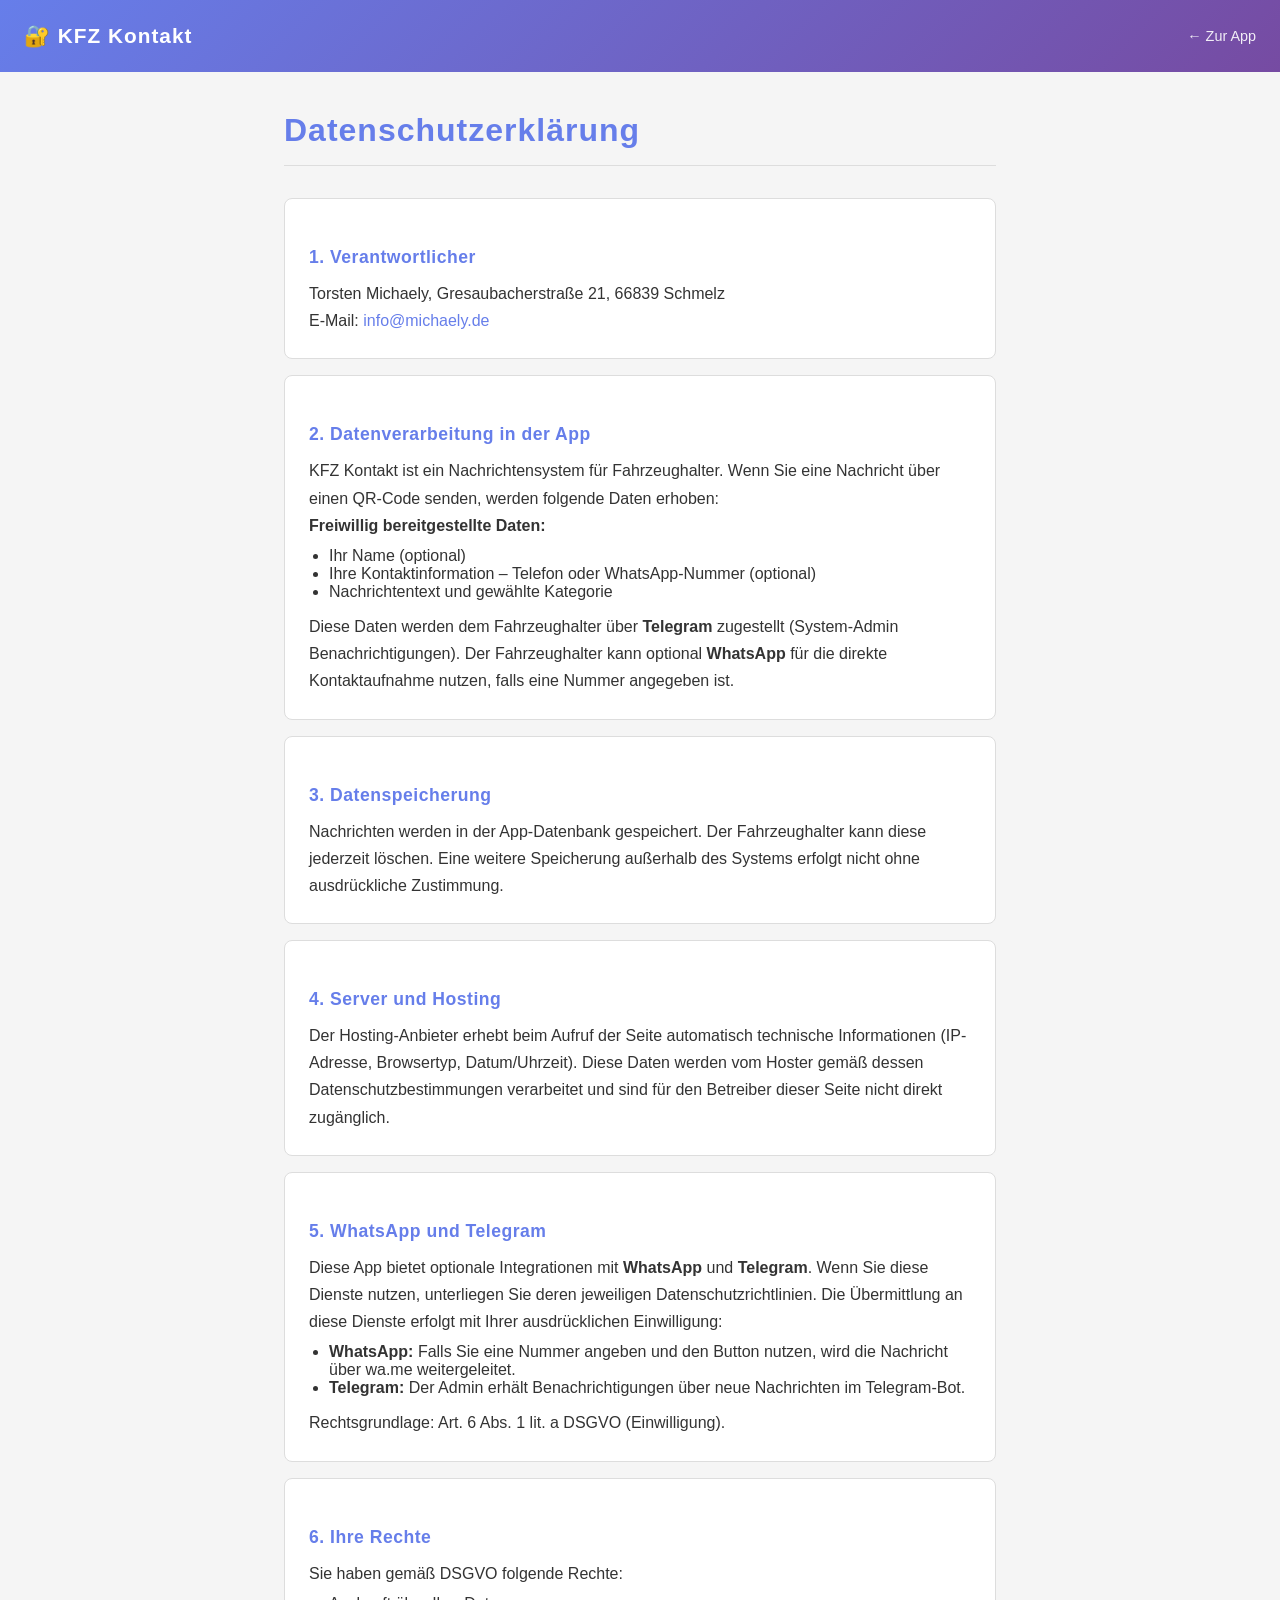
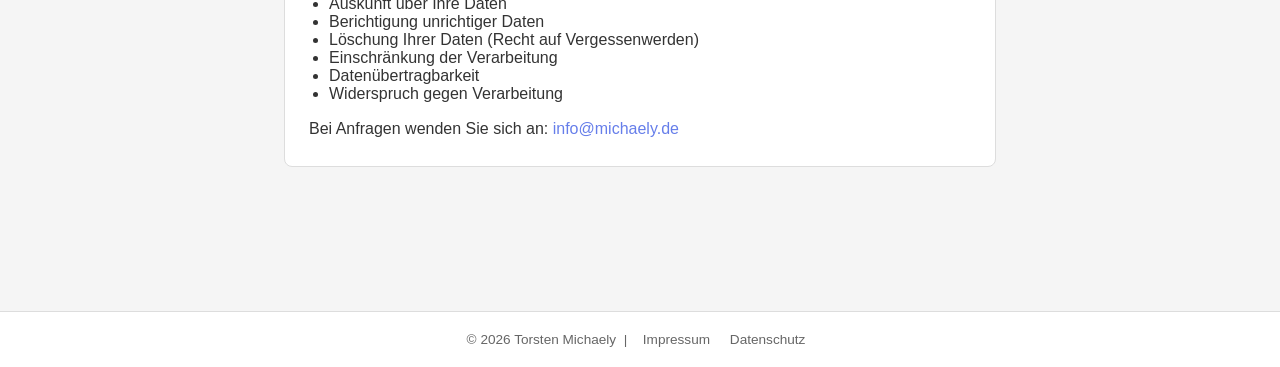
<file: frontend/datenschutz.html>
<!-- © 2026 Torsten Michaely - KFZ Kontakt - Mit WhatsApp-Integration für flexible Kontaktmöglichkeiten - Alle Rechte vorbehalten -->
<!DOCTYPE html>
<html lang="de">
<head>
<meta charset="UTF-8">
<meta name="viewport" content="width=device-width, initial-scale=1.0">
<meta name="copyright" content="© 2026 Torsten Michaely – Alle Rechte vorbehalten.">
<meta name="author" content="Torsten Michaely">
<title>Datenschutzerklärung - KFZ Kontakt</title>
<style>
  :root { --primary:#667eea;--secondary:#764ba2;--bg:#f5f5f5;--panel:#ffffff;--border:#ddd;--accent:#667eea;--text:#333;--muted:#666; }
  *{box-sizing:border-box;margin:0;padding:0}
  body{background:var(--bg);color:var(--text);font-family:-apple-system,BlinkMacSystemFont,'Segoe UI',Roboto,Oxygen,Ubuntu,Cantarell,sans-serif;min-height:100vh}
  header{background:linear-gradient(135deg,var(--primary) 0%,var(--secondary) 100%);padding:24px;display:flex;align-items:center;gap:16px;color:white}
  .logo{font-size:1.3rem;font-weight:700;letter-spacing:1px}
  header a{color:white;text-decoration:none;font-size:0.9rem;margin-left:auto;opacity:0.9}
  header a:hover{opacity:1;text-decoration:underline}
  main{max-width:760px;margin:40px auto;padding:0 24px 64px}
  h1{font-size:2rem;font-weight:700;color:var(--primary);letter-spacing:1px;margin-bottom:32px;border-bottom:1px solid var(--border);padding-bottom:16px}
  h2{font-size:1.1rem;font-weight:700;color:var(--primary);letter-spacing:0.5px;margin:24px 0 12px}
  p{font-size:1rem;line-height:1.7;color:var(--text)}
  a{color:var(--primary);text-decoration:none}
  a:hover{text-decoration:underline}
  .card{background:var(--panel);border:1px solid var(--border);border-radius:8px;padding:24px;margin-bottom:16px}
  footer{margin-top:64px;border-top:1px solid var(--border);background:var(--panel);padding:20px 24px;text-align:center;font-size:0.85rem;color:var(--muted)}
  footer a{color:var(--muted);text-decoration:none;margin:0 8px}
  footer a:hover{color:var(--primary)}
</style>
</head>
<body>
<header>
  <span class="logo">🔐 KFZ Kontakt</span>
  <a id="backLink" href="/dashboard/" style="cursor: pointer;">&larr; Zur App</a>
  <script>
    // Speichere URL wenn man FROM Dashboard kommt
    if (document.referrer.includes('/dashboard')) {
      document.getElementById('backLink').href = document.referrer;
    } else if (sessionStorage.getItem('appOrigin')) {
      document.getElementById('backLink').href = sessionStorage.getItem('appOrigin');
    } else {
      document.getElementById('backLink').href = '/dashboard/';
    }
  </script>
</header>
<main>
  <h1>Datenschutzerklärung</h1>
  <div class="card">
    <h2>1. Verantwortlicher</h2>
    <p>Torsten Michaely, Gresaubacherstraße 21, 66839 Schmelz<br>
    E-Mail: <a href="mailto:info@michaely.de">info@michaely.de</a></p>
  </div>
  <div class="card">
    <h2>2. Datenverarbeitung in der App</h2>
    <p>KFZ Kontakt ist ein Nachrichtensystem für Fahrzeughalter. Wenn Sie eine Nachricht über einen QR-Code senden, werden folgende Daten erhoben:</p>
    <p><strong>Freiwillig bereitgestellte Daten:</strong></p>
    <ul style="margin-left:20px;margin-top:8px">
      <li>Ihr Name (optional)</li>
      <li>Ihre Kontaktinformation – Telefon oder WhatsApp-Nummer (optional)</li>
      <li>Nachrichtentext und gewählte Kategorie</li>
    </ul>
    <p style="margin-top:12px">Diese Daten werden dem Fahrzeughalter über <strong>Telegram</strong> zugestellt (System-Admin Benachrichtigungen). Der Fahrzeughalter kann optional <strong>WhatsApp</strong> für die direkte Kontaktaufnahme nutzen, falls eine Nummer angegeben ist.</p>
  </div>
  <div class="card">
    <h2>3. Datenspeicherung</h2>
    <p>Nachrichten werden in der App-Datenbank gespeichert. Der Fahrzeughalter kann diese jederzeit löschen. Eine weitere Speicherung außerhalb des Systems erfolgt nicht ohne ausdrückliche Zustimmung.</p>
  </div>
  <div class="card">
    <h2>4. Server und Hosting</h2>
    <p>Der Hosting-Anbieter erhebt beim Aufruf der Seite automatisch technische Informationen (IP-Adresse, Browsertyp, Datum/Uhrzeit). Diese Daten werden vom Hoster gemäß dessen Datenschutzbestimmungen verarbeitet und sind für den Betreiber dieser Seite nicht direkt zugänglich.</p>
  </div>
  <div class="card">
    <h2>5. WhatsApp und Telegram</h2>
    <p>Diese App bietet optionale Integrationen mit <strong>WhatsApp</strong> und <strong>Telegram</strong>. Wenn Sie diese Dienste nutzen, unterliegen Sie deren jeweiligen Datenschutzrichtlinien. Die Übermittlung an diese Dienste erfolgt mit Ihrer ausdrücklichen Einwilligung:</p>
    <ul style="margin-left:20px;margin-top:8px">
      <li><strong>WhatsApp:</strong> Falls Sie eine Nummer angeben und den Button nutzen, wird die Nachricht über wa.me weitergeleitet.</li>
      <li><strong>Telegram:</strong> Der Admin erhält Benachrichtigungen über neue Nachrichten im Telegram-Bot.</li>
    </ul>
    <p style="margin-top:12px">Rechtsgrundlage: Art. 6 Abs. 1 lit. a DSGVO (Einwilligung).</p>
  </div>
  <div class="card">
    <h2>6. Ihre Rechte</h2>
    <p>Sie haben gemäß DSGVO folgende Rechte:</p>
    <ul style="margin-left:20px;margin-top:8px">
      <li>Auskunft über Ihre Daten</li>
      <li>Berichtigung unrichtiger Daten</li>
      <li>Löschung Ihrer Daten (Recht auf Vergessenwerden)</li>
      <li>Einschränkung der Verarbeitung</li>
      <li>Datenübertragbarkeit</li>
      <li>Widerspruch gegen Verarbeitung</li>
    </ul>
    <p style="margin-top:12px">Bei Anfragen wenden Sie sich an: <a href="mailto:info@michaely.de">info@michaely.de</a></p>
  </div>
</main>
<footer>
  <span>&copy; <span id="cy"></span> Torsten Michaely</span><script>document.getElementById("cy").textContent=new Date().getFullYear();</script> &nbsp;|&nbsp;
  <a href="impressum.html">Impressum</a>
  <a href="datenschutz.html">Datenschutz</a>
</footer>
</body>
</html>
</file>
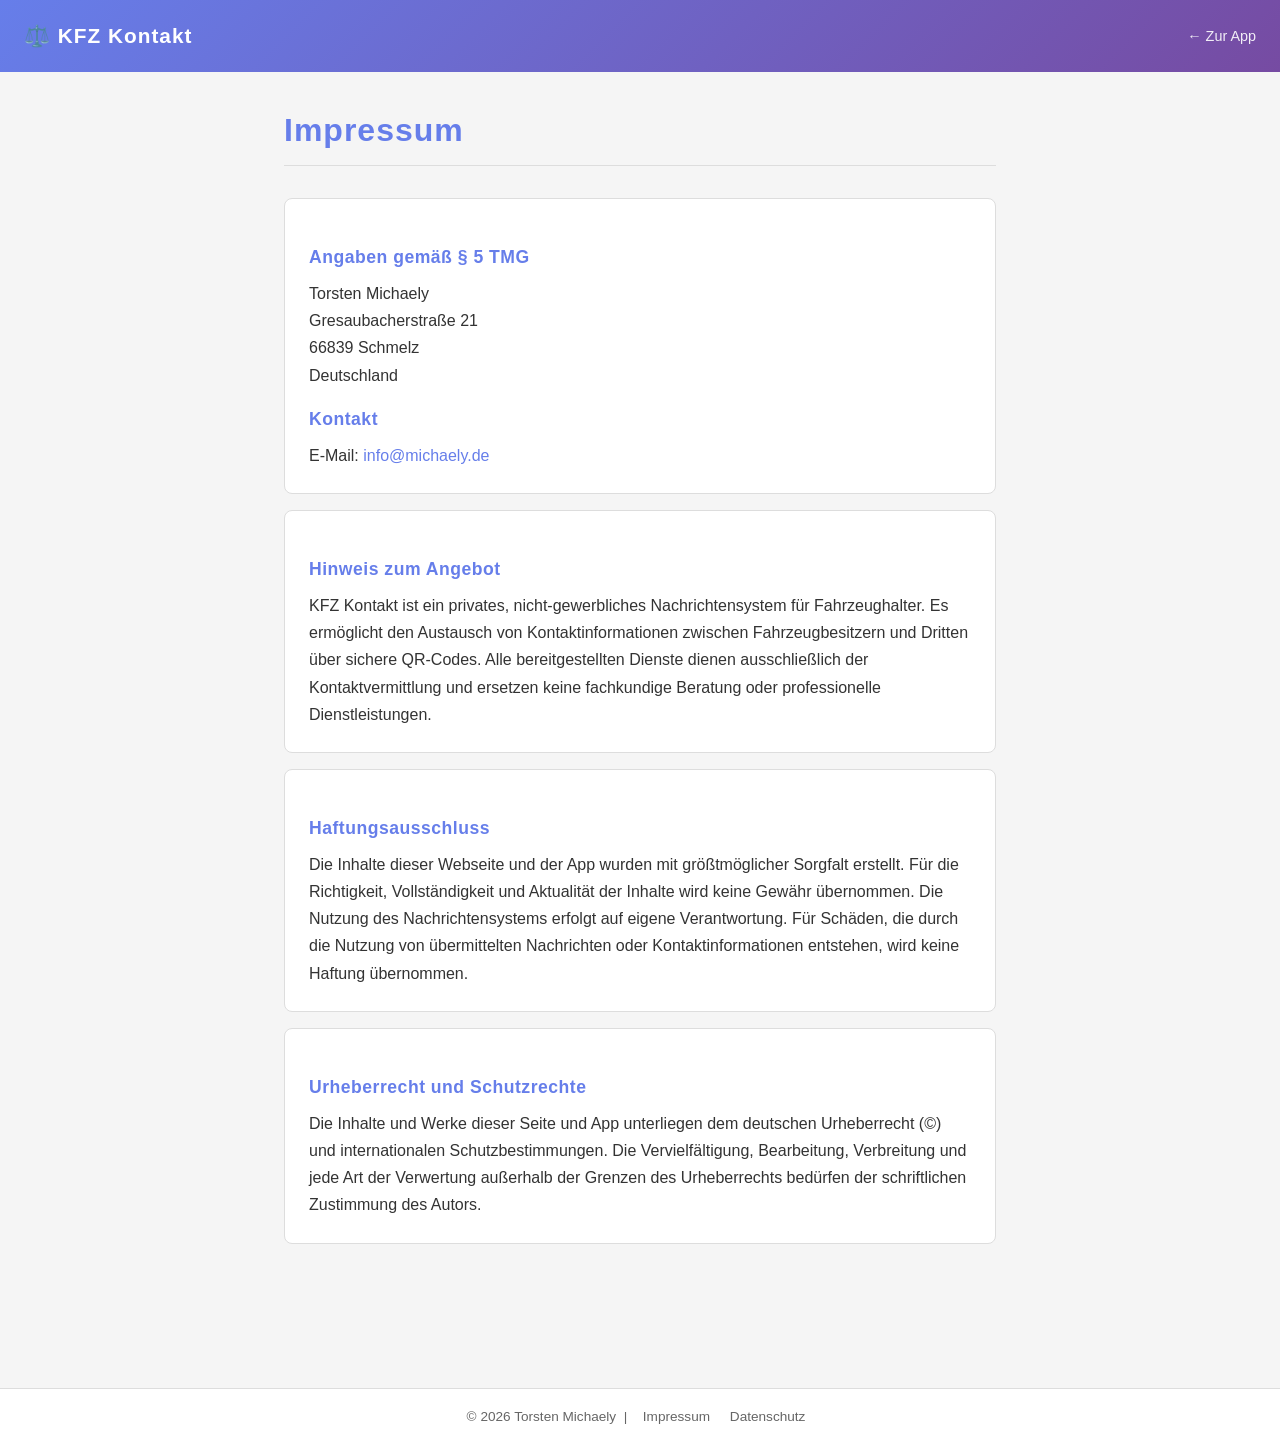
<file: frontend/impressum.html>
<!-- © 2026 Torsten Michaely - KFZ Kontakt - Mit WhatsApp-Integration für flexible Kontaktmöglichkeiten - Alle Rechte vorbehalten -->
<!DOCTYPE html>
<html lang="de">
<head>
<meta charset="UTF-8">
<meta name="viewport" content="width=device-width, initial-scale=1.0">
<meta name="copyright" content="© 2026 Torsten Michaely – Alle Rechte vorbehalten.">
<meta name="author" content="Torsten Michaely">
<title>Impressum - KFZ Kontakt</title>
<style>
  :root { --primary:#667eea;--secondary:#764ba2;--bg:#f5f5f5;--panel:#ffffff;--border:#ddd;--accent:#667eea;--text:#333;--muted:#666; }
  *{box-sizing:border-box;margin:0;padding:0}
  body{background:var(--bg);color:var(--text);font-family:-apple-system,BlinkMacSystemFont,'Segoe UI',Roboto,Oxygen,Ubuntu,Cantarell,sans-serif;min-height:100vh}
  header{background:linear-gradient(135deg,var(--primary) 0%,var(--secondary) 100%);padding:24px;display:flex;align-items:center;gap:16px;color:white}
  .logo{font-size:1.3rem;font-weight:700;letter-spacing:1px}
  header a{color:white;text-decoration:none;font-size:0.9rem;margin-left:auto;opacity:0.9}
  header a:hover{opacity:1;text-decoration:underline}
  main{max-width:760px;margin:40px auto;padding:0 24px 64px}
  h1{font-size:2rem;font-weight:700;color:var(--primary);letter-spacing:1px;margin-bottom:32px;border-bottom:1px solid var(--border);padding-bottom:16px}
  h2{font-size:1.1rem;font-weight:700;color:var(--primary);letter-spacing:0.5px;margin:24px 0 12px}
  p,address{font-size:1rem;line-height:1.7;color:var(--text);font-style:normal}
  a{color:var(--primary);text-decoration:none}
  a:hover{text-decoration:underline}
  .card{background:var(--panel);border:1px solid var(--border);border-radius:8px;padding:24px;margin-bottom:16px}
  footer{margin-top:64px;border-top:1px solid var(--border);background:var(--panel);padding:20px 24px;text-align:center;font-size:0.85rem;color:var(--muted)}
  footer a{color:var(--muted);text-decoration:none;margin:0 8px}
  footer a:hover{color:var(--primary)}
</style>
</head>
<body>
<header>
  <span class="logo">⚖️ KFZ Kontakt</span>
  <a id="backLink" href="/dashboard/" style="cursor: pointer;">&larr; Zur App</a>
  <script>
    // Speichere URL wenn man FROM Dashboard kommt
    if (document.referrer.includes('/dashboard')) {
      document.getElementById('backLink').href = document.referrer;
    } else if (sessionStorage.getItem('appOrigin')) {
      document.getElementById('backLink').href = sessionStorage.getItem('appOrigin');
    } else {
      document.getElementById('backLink').href = '/dashboard/';
    }
  </script>
</header>
<main>
  <h1>Impressum</h1>
  <div class="card">
    <h2>Angaben gemäß &sect; 5 TMG</h2>
    <address>
      Torsten Michaely<br>
      Gresaubacherstraße 21<br>
      66839 Schmelz<br>
      Deutschland
    </address>
    <h2 style="margin-top:20px">Kontakt</h2>
    <p>E-Mail: <a href="mailto:info@michaely.de">info@michaely.de</a></p>
  </div>
  <div class="card">
    <h2>Hinweis zum Angebot</h2>
    <p>KFZ Kontakt ist ein privates, nicht-gewerbliches Nachrichtensystem für Fahrzeughalter. Es ermöglicht den Austausch von Kontaktinformationen zwischen Fahrzeugbesitzern und Dritten über sichere QR-Codes. Alle bereitgestellten Dienste dienen ausschließlich der Kontaktvermittlung und ersetzen keine fachkundige Beratung oder professionelle Dienstleistungen.</p>
  </div>
  <div class="card">
    <h2>Haftungsausschluss</h2>
    <p>Die Inhalte dieser Webseite und der App wurden mit größtmöglicher Sorgfalt erstellt. Für die Richtigkeit, Vollständigkeit und Aktualität der Inhalte wird keine Gewähr übernommen. Die Nutzung des Nachrichtensystems erfolgt auf eigene Verantwortung. Für Schäden, die durch die Nutzung von übermittelten Nachrichten oder Kontaktinformationen entstehen, wird keine Haftung übernommen.</p>
  </div>
  <div class="card">
    <h2>Urheberrecht und Schutzrechte</h2>
    <p>Die Inhalte und Werke dieser Seite und App unterliegen dem deutschen Urheberrecht (©) und internationalen Schutzbestimmungen. Die Vervielfältigung, Bearbeitung, Verbreitung und jede Art der Verwertung außerhalb der Grenzen des Urheberrechts bedürfen der schriftlichen Zustimmung des Autors.</p>
  </div>
</main>
<footer>
  <span>&copy; <span id="cy"></span> Torsten Michaely</span><script>document.getElementById("cy").textContent=new Date().getFullYear();</script> &nbsp;|&nbsp;
  <a href="impressum.html">Impressum</a>
  <a href="datenschutz.html">Datenschutz</a>
</footer>
</body>
</html>
</file>
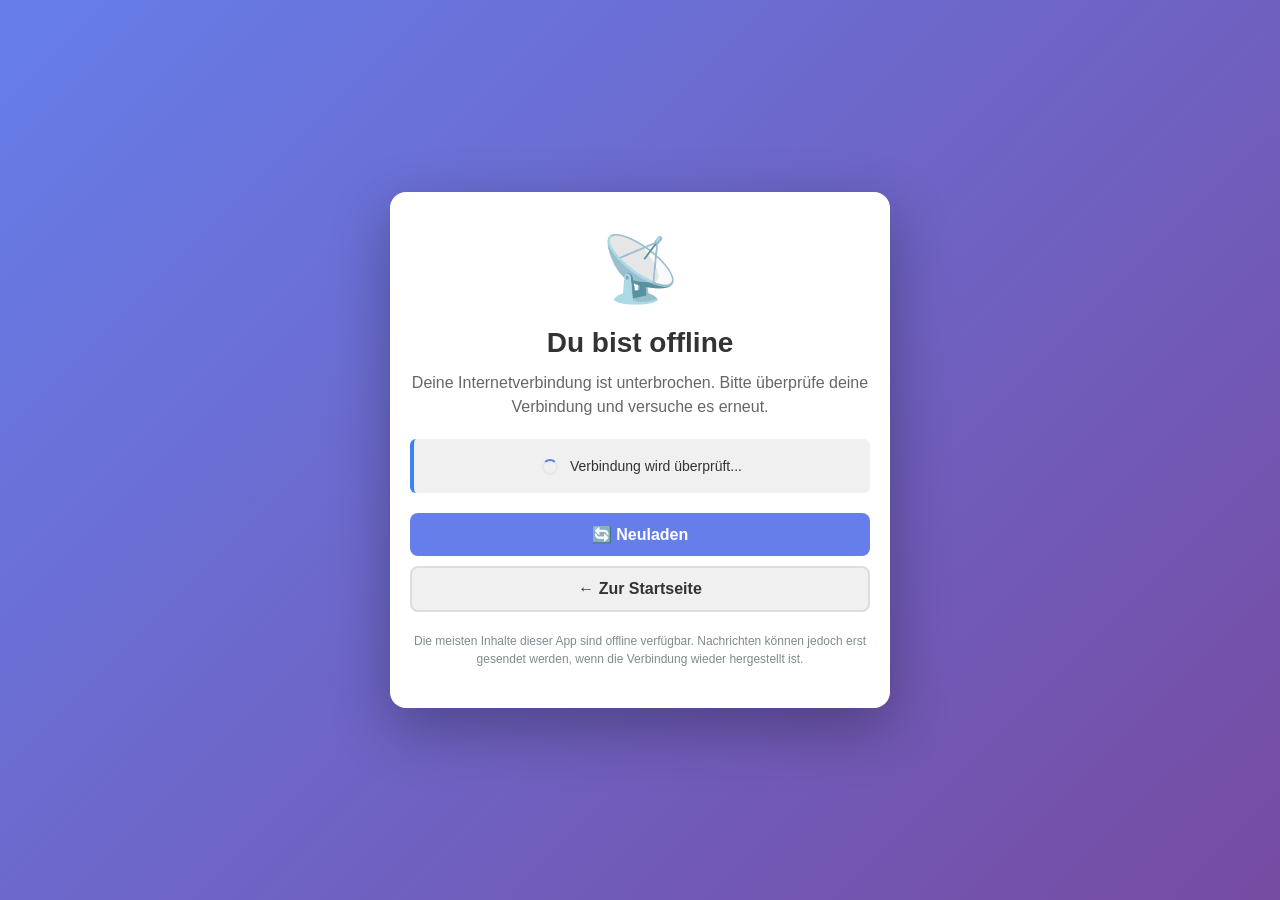
<file: frontend/offline.html>
<!-- © 2026 Torsten Michaely - KFZ Kontakt - Mit WhatsApp-Integration für flexible Kontaktmöglichkeiten - Alle Rechte vorbehalten -->
<!DOCTYPE html>
<html lang="de">
<head>
    <meta charset="UTF-8">
    <meta name="viewport" content="width=device-width, initial-scale=1.0">
    <meta name="theme-color" content="#667eea">
    <title>Offline – KFZ Kontakt</title>
    <style>
        * {
            margin: 0;
            padding: 0;
            box-sizing: border-box;
        }

        body {
            font-family: -apple-system, BlinkMacSystemFont, 'Segoe UI', Roboto, Oxygen, Ubuntu, Cantarell, sans-serif;
            background: linear-gradient(135deg, #667eea 0%, #764ba2 100%);
            min-height: 100vh;
            display: flex;
            align-items: center;
            justify-content: center;
            padding: 20px;
        }

        .container {
            background: white;
            border-radius: 16px;
            padding: 40px 20px;
            max-width: 500px;
            width: 100%;
            box-shadow: 0 20px 60px rgba(0, 0, 0, 0.3);
            text-align: center;
        }

        .icon {
            font-size: 64px;
            margin-bottom: 20px;
            opacity: 0.8;
        }

        h1 {
            color: #333;
            margin-bottom: 12px;
            font-size: 28px;
        }

        .subtitle {
            color: #666;
            margin-bottom: 20px;
            font-size: 16px;
            line-height: 1.5;
        }

        .status {
            background: #f0f0f0;
            border-left: 4px solid #f59e0b;
            padding: 16px;
            border-radius: 6px;
            margin: 20px 0;
            color: #333;
            font-size: 14px;
            line-height: 1.6;
        }

        .status.checking {
            border-left-color: #3b82f6;
        }

        .status.connected {
            border-left-color: #10b981;
        }

        .spinner {
            display: inline-block;
            width: 16px;
            height: 16px;
            border: 2px solid #e5e7eb;
            border-top-color: #667eea;
            border-radius: 50%;
            animation: spin 1s linear infinite;
            margin-right: 8px;
            vertical-align: middle;
        }

        @keyframes spin {
            to { transform: rotate(360deg); }
        }

        .action-buttons {
            display: flex;
            gap: 10px;
            flex-direction: column;
            margin-top: 20px;
        }

        .btn {
            padding: 12px;
            border: none;
            border-radius: 8px;
            font-size: 16px;
            font-weight: 600;
            cursor: pointer;
            transition: all 0.3s ease;
            text-decoration: none;
            display: block;
            text-align: center;
        }

        .btn-primary {
            background: #667eea;
            color: white;
        }

        .btn-primary:hover {
            background: #5568d3;
            transform: translateY(-2px);
            box-shadow: 0 5px 15px rgba(102, 126, 234, 0.4);
        }

        .btn-secondary {
            background: #f0f0f0;
            color: #333;
            border: 2px solid #ddd;
        }

        .btn-secondary:hover {
            background: #e8e8e8;
            border-color: #999;
        }

        .info {
            text-align: center;
            color: #7f8c8d;
            font-size: 12px;
            margin-top: 20px;
            line-height: 1.5;
        }

        a {
            color: #667eea;
            text-decoration: none;
        }

        a:hover {
            text-decoration: underline;
        }
    </style>
</head>
<body>
    <div class="container">
        <div class="icon">📡</div>
        <h1>Du bist offline</h1>
        <p class="subtitle">
            Deine Internetverbindung ist unterbrochen. Bitte überprüfe deine Verbindung und versuche es erneut.
        </p>

        <div class="status checking" id="status">
            <span class="spinner"></span>
            <span id="statusText">Verbindung wird überprüft...</span>
        </div>

        <div class="action-buttons">
            <button class="btn btn-primary" onclick="location.reload()">🔄 Neuladen</button>
            <a href="/" class="btn btn-secondary">← Zur Startseite</a>
        </div>

        <p class="info">
            Die meisten Inhalte dieser App sind offline verfügbar. Nachrichten können jedoch erst gesendet werden, wenn die Verbindung wieder hergestellt ist.
        </p>
    </div>

    <script>
        // Überwache Internetverbindung
        function updateStatus() {
            const statusEl = document.getElementById('status');
            const statusText = document.getElementById('statusText');

            fetch('/api/health', { method: 'HEAD', cache: 'no-store' })
                .then(() => {
                    statusEl.className = 'status connected';
                    statusText.textContent = '✓ Verbindung wiederhergestellt!';
                    setTimeout(() => location.reload(), 1500);
                })
                .catch(() => {
                    statusEl.className = 'status checking';
                    statusText.innerHTML = '<span class="spinner"></span>Verbindung wird überprüft...';
                });
        }

        // Überprüfe auf Netzwerkverbindung
        window.addEventListener('online', updateStatus);
        window.addEventListener('offline', () => {
            document.getElementById('status').className = 'status';
            document.getElementById('statusText').textContent = 'Du bist offline';
        });

        // Initiales Check nach 2 Sekunden
        setTimeout(updateStatus, 2000);

        // Überprüfe alle 3 Sekunden
        setInterval(updateStatus, 3000);
    </script>
</body>
</html>
</file>
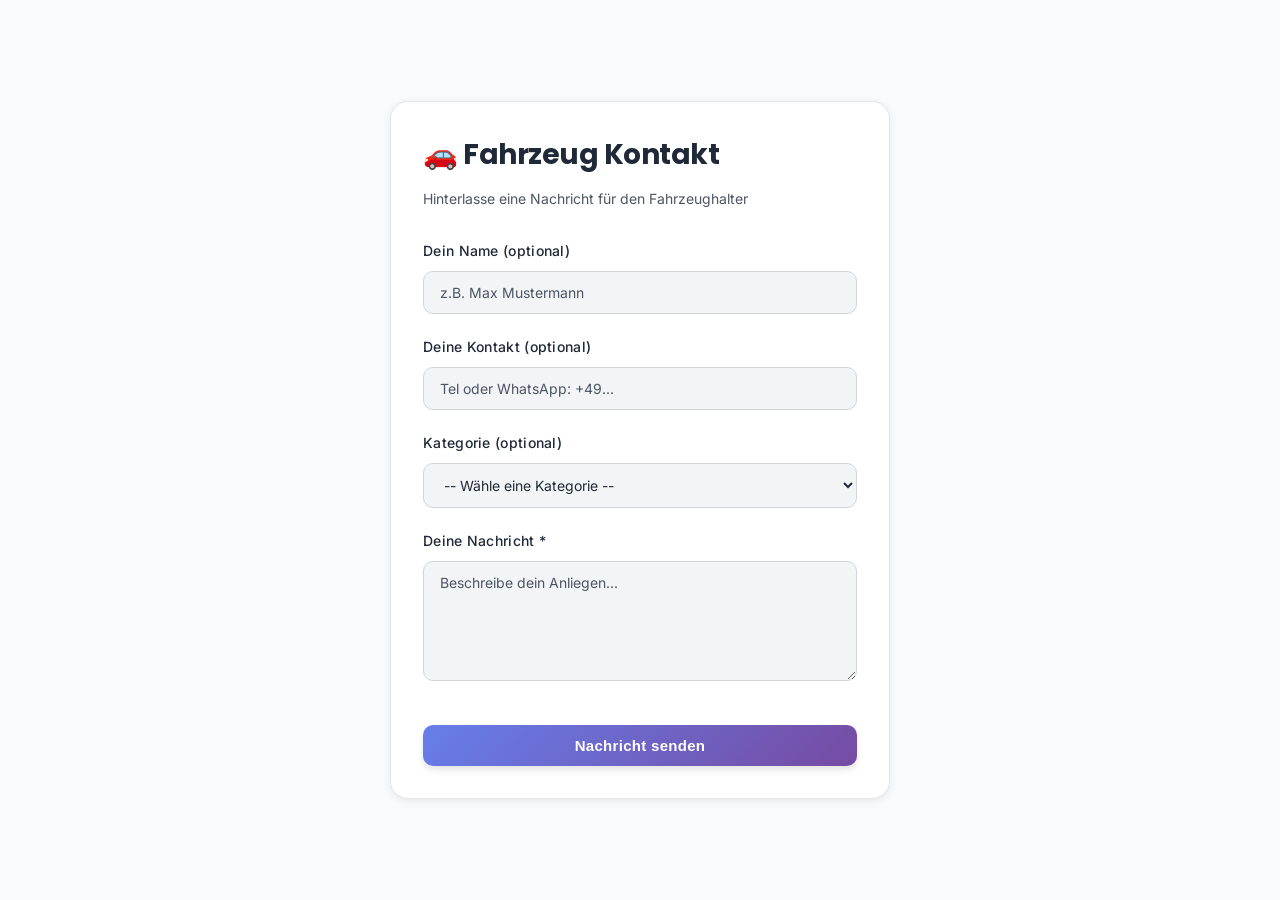
<file: frontend/qr/contact-form.html>
<!-- © 2026 Torsten Michaely - KFZ Kontakt - Mit WhatsApp-Integration für flexible Kontaktmöglichkeiten - Alle Rechte vorbehalten -->
<!DOCTYPE html>
<html lang="de">
<head>
    <meta charset="UTF-8">
    <meta name="viewport" content="width=device-width, initial-scale=1.0">
    <meta name="copyright" content="© 2026 Torsten Michaely – Alle Rechte vorbehalten. Mit WhatsApp-Integration für flexible Kontaktmöglichkeiten.">
    <meta name="author" content="Torsten Michaely">
    <meta name="application-name" content="KFZ Kontakt">
    <meta name="description" content="Sichere Nachricht für Fahrzeughalter via QR-Code. Mit WhatsApp und Telegram Integration.">
    <meta name="keywords" content="QR-Code, Fahrzeug, Kontakt, WhatsApp, Nachricht, Auto">
    <meta name="robots" content="index, follow">
    <meta name="theme-color" content="#667eea">
    <meta property="og:title" content="KFZ Kontakt – Fahrzeug Kontaktformular">
    <meta property="og:description" content="Hinterlasse eine Nachricht für den Fahrzeughalter">
    <meta property="og:type" content="website">
    <link rel="icon" type="image/x-icon" href="/favicon.ico">
    <link rel="apple-touch-icon" href="/favicon.png">
    <link rel="manifest" href="../manifest.json">
    <script type="application/ld+json">
    {
      "@context": "https://schema.org",
      "@type": "WebApplication",
      "name": "KFZ Kontakt",
      "url": "https://kfz-kontakt.michaely.de",
      "description": "Sichere QR-Code Kommunikation zwischen Fahrzeughaltern",
      "author": {"@type": "Person", "name": "Torsten Michaely"},
      "version": "1.0.124",
      "copyrightYear": 2026,
      "copyrightHolder": {"@type": "Person", "name": "Torsten Michaely"},
      "applicationCategory": "Utilities"
    }
    </script>
    <title>Fahrzeug Kontakt</title>
    <style>
        /* © 2026 Torsten Michaely - KFZ Kontakt QR CSS */
        /* Premium Modern Redesign */
        @import url('https://fonts.googleapis.com/css2?family=Inter:wght@400;500;600;700&family=Poppins:wght@600;700&display=swap');

        /* ====== DESIGN SYSTEM ====== */
        :root {
            /* Colors - Light Mode für QR-Besucher */
            --bg: #ffffff;
            --bg-secondary: #f9fafb;
            --panel: #f3f4f6;
            --panel-hover: #e5e7eb;
            --border: #d1d5db;
            --primary: #667eea;
            --primary-dark: #5568d3;
            --primary-light: #8b9eff;
            --secondary: #764ba2;
            --accent: #667eea;
            --success: #10b981;
            --success-light: #34d399;
            --danger: #ef4444;
            --warning: #f59e0b;
            --info: #3b82f6;
            --whatsapp: #25D366;
            --text: #1f2937;
            --text-secondary: #4b5563;
            --muted: #9ca3af;

            /* Typography */
            --font-sans: 'Inter', -apple-system, BlinkMacSystemFont, 'Segoe UI', sans-serif;
            --font-display: 'Poppins', sans-serif;

            /* Spacing (8px grid) */
            --spacing-xs: 4px;
            --spacing-sm: 8px;
            --spacing-md: 12px;
            --spacing-lg: 16px;
            --spacing-xl: 24px;
            --spacing-2xl: 32px;
            --spacing-3xl: 48px;

            /* Shadows */
            --shadow-sm: 0 1px 2px rgba(0, 0, 0, 0.05);
            --shadow-md: 0 4px 6px rgba(0, 0, 0, 0.1);
            --shadow-lg: 0 10px 15px rgba(0, 0, 0, 0.2);
            --shadow-xl: 0 20px 25px rgba(0, 0, 0, 0.3);
            --shadow-focus: 0 0 0 3px rgba(102, 126, 234, 0.1);

            /* Radius */
            --radius-sm: 6px;
            --radius-md: 10px;
            --radius-lg: 14px;
            --radius-xl: 18px;

            /* Transitions */
            --transition-fast: 150ms cubic-bezier(0.4, 0, 0.2, 1);
            --transition: 300ms cubic-bezier(0.4, 0, 0.2, 1);
            --transition-slow: 500ms cubic-bezier(0.4, 0, 0.2, 1);
        }


        * {
            margin: 0;
            padding: 0;
            box-sizing: border-box;
        }

        html, body {
            width: 100%;
            height: 100%;
            color-scheme: light;
        }

        body {
            font-family: var(--font-sans);
            background: #f9fafb;
            color: var(--text);
            min-height: 100vh;
            display: flex;
            justify-content: center;
            align-items: center;
            padding: var(--spacing-lg);
            overflow-x: hidden;
        }

        .container {
            position: relative;
            z-index: 1;
            background: #ffffff;
            border-radius: var(--radius-xl);
            padding: var(--spacing-2xl);
            max-width: 500px;
            width: 100%;
            box-shadow: 0 2px 8px rgba(0, 0, 0, 0.08);
            border: 1px solid #e5e7eb;
            animation: slideUp 0.5s var(--transition);
        }

        @keyframes slideUp {
            from {
                opacity: 0;
                transform: translateY(20px);
            }
            to {
                opacity: 1;
                transform: translateY(0);
            }
        }

        h1 {
            font-family: var(--font-display);
            font-size: 28px;
            font-weight: 700;
            color: var(--text);
            margin-bottom: var(--spacing-md);
            letter-spacing: -0.5px;
        }

        .subtitle {
            color: var(--text-secondary);
            margin-bottom: var(--spacing-2xl);
            font-size: 14px;
            line-height: 1.6;
        }

        .form-group {
            margin-bottom: var(--spacing-xl);
        }

        label {
            display: block;
            margin-bottom: var(--spacing-md);
            color: var(--text);
            font-weight: 500;
            font-size: 14px;
            letter-spacing: 0.3px;
        }

        input, textarea, select {
            width: 100%;
            padding: var(--spacing-md) var(--spacing-lg);
            background: var(--panel);
            border: 1px solid var(--border);
            border-radius: var(--radius-md);
            font-size: 14px;
            font-family: inherit;
            color: var(--text);
            transition: all var(--transition);
        }

        input::placeholder, textarea::placeholder {
            color: var(--text-secondary);
        }

        input:focus, textarea:focus, select:focus {
            outline: none;
            border-color: var(--primary);
            background: var(--panel-hover);
            box-shadow: var(--shadow-focus);
        }

        textarea {
            resize: vertical;
            min-height: 120px;
            font-family: inherit;
        }

        button {
            width: 100%;
            padding: var(--spacing-md) var(--spacing-lg);
            background: linear-gradient(135deg, var(--primary) 0%, var(--secondary) 100%);
            color: white;
            border: none;
            border-radius: var(--radius-md);
            font-size: 15px;
            font-weight: 600;
            cursor: pointer;
            transition: all var(--transition);
            margin-top: var(--spacing-lg);
            position: relative;
            overflow: hidden;
            box-shadow: var(--shadow-md);
            letter-spacing: 0.3px;
        }

        button::before {
            content: '';
            position: absolute;
            top: 50%;
            left: 50%;
            width: 0;
            height: 0;
            border-radius: 50%;
            background: rgba(255, 255, 255, 0.3);
            transform: translate(-50%, -50%);
            transition: width 0.6s, height 0.6s;
        }

        button:active::before {
            width: 300px;
            height: 300px;
        }

        button:hover {
            transform: translateY(-2px);
            box-shadow: var(--shadow-lg);
        }

        .error {
            color: var(--danger);
            margin-top: var(--spacing-md);
            font-size: 14px;
            padding: var(--spacing-md);
            background: rgba(239, 68, 68, 0.1);
            border-left: 3px solid var(--danger);
            border-radius: var(--radius-sm);
            animation: slideUp 0.3s var(--transition);
        }

        .success {
            color: var(--success-light);
            margin-top: var(--spacing-md);
            font-size: 14px;
            padding: var(--spacing-md);
            background: rgba(16, 185, 129, 0.1);
            border-left: 3px solid var(--success);
            border-radius: var(--radius-sm);
            animation: slideUp 0.3s var(--transition);
        }

        .loading {
            display: none;
            text-align: center;
            color: var(--text-secondary);
            margin-top: var(--spacing-lg);
            font-size: 14px;
        }

        .loading::after {
            content: '';
            display: inline-block;
            width: 6px;
            height: 6px;
            border-radius: 50%;
            background: var(--primary);
            margin-left: 6px;
            animation: pulse 1.5s ease-in-out infinite;
        }

        @keyframes pulse {
            0%, 100% { opacity: 0.3; }
            50% { opacity: 1; }
        }

        /* Responsive Design */
        @media (max-width: 768px) {
            .container {
                padding: var(--spacing-xl);
            }

            h1 {
                font-size: 24px;
            }

            input, textarea, select {
                padding: var(--spacing-md) var(--spacing-md);
                font-size: 16px; /* Prevents zoom on iOS */
            }
        }

        @media (max-width: 480px) {
            body {
                padding: var(--spacing-md);
                align-items: flex-start;
                padding-top: var(--spacing-xl);
            }

            .container {
                padding: var(--spacing-lg);
            }

            h1 {
                font-size: 22px;
            }

            button {
                padding: var(--spacing-md);
            }
        }
    </style>
</head>
<body>
    <div class="container">
        <h1>🚗 Fahrzeug Kontakt</h1>
        <p class="subtitle">Hinterlasse eine Nachricht für den Fahrzeughalter</p>

        <form id="contactForm">
            <div class="form-group">
                <label for="name">Dein Name (optional)</label>
                <input type="text" id="name" name="name" placeholder="z.B. Max Mustermann">
            </div>

            <div class="form-group">
                <label for="contact">Deine Kontakt (optional)</label>
                <input type="text" id="contact" name="contact" placeholder="Tel oder WhatsApp: +49...">
            </div>

            <div class="form-group">
                <label for="category">Kategorie (optional)</label>
                <select id="category" name="category">
                    <option value="">-- Wähle eine Kategorie --</option>
                    <option value="1">🅿️ Parkplatz</option>
                    <option value="2">💡 Beleuchtung</option>
                    <option value="3">🪟 Fenster</option>
                    <option value="4">⚠️ Schaden</option>
                    <option value="5">📝 Sonstiges</option>
                </select>
            </div>

            <div class="form-group">
                <label for="message">Deine Nachricht *</label>
                <textarea id="message" name="message" placeholder="Beschreibe dein Anliegen..." required></textarea>
            </div>

            <button type="submit">Nachricht senden</button>
            <div class="loading" id="loading">Wird gesendet...</div>
            <div id="feedback"></div>

            <!-- Contact method buttons (shown after successful submission) -->
            <div id="contactMethodsContainer" style="display: none; margin-top: var(--spacing-xl);">
                <p style="text-align: center; color: var(--text-secondary); margin-bottom: var(--spacing-lg); font-size: 14px;">
                    Admin über weitere Kanäle kontaktieren (optional):
                </p>
                <div style="display: grid; grid-template-columns: 1fr 1fr; gap: var(--spacing-lg);">
                    <button type="button" id="smsBtn" style="background: linear-gradient(135deg, #34d399 0%, #10b981 100%); margin-top: 0;">
                        📱 SMS
                    </button>
                    <button type="button" id="whatsappBtn" style="background: linear-gradient(135deg, #25D366 0%, #20BA58 100%); margin-top: 0;">
                        💬 WhatsApp
                    </button>
                </div>
                <div id="contactFeedback"></div>
            </div>
        </form>
    </div>

    <script>
        // Diese Werte werden von main.py injiziert
        const uniqueId = '';
        const selectedCategory = '';
        let currentMessageId = null;

        console.log(`[Debug] uniqueId: "${uniqueId}", selectedCategory: "${selectedCategory}"`);

        function loadCategories() {
            const select = document.getElementById('category');

            // Vorauswahl wenn category parameter gesetzt
            if (selectedCategory && selectedCategory !== '') {
                const catId = String(selectedCategory);
                select.value = catId;
                console.log(`[Category] Pre-selected: ${catId}`);
            }
        }

        document.getElementById('contactForm').addEventListener('submit', async (e) => {
            e.preventDefault();
            const feedback = document.getElementById('feedback');
            const loading = document.getElementById('loading');
            const contactMethodsContainer = document.getElementById('contactMethodsContainer');

            const payload = {
                sender_name: document.getElementById('name').value || 'Anonym',
                sender_contact: document.getElementById('contact').value,
                category_id: document.getElementById('category').value ? parseInt(document.getElementById('category').value) : null,
                message: document.getElementById('message').value
            };

            loading.style.display = 'block';
            feedback.innerHTML = '';
            contactMethodsContainer.style.display = 'none';

            try {
                const res = await fetch('/api/qr/' + uniqueId + '/message', {
                    method: 'POST',
                    headers: { 'Content-Type': 'application/json' },
                    body: JSON.stringify(payload)
                });

                if (res.ok) {
                    const data = await res.json();
                    currentMessageId = data.message_id;
                    console.log('Nachricht gesendet:', data);
                    console.log('Message ID:', currentMessageId);

                    feedback.innerHTML = '<p class="success">✅ Nachricht erfolgreich gesendet!</p>';

                    // Show contact method buttons
                    contactMethodsContainer.style.display = 'block';

                    document.getElementById('contactForm').reset();
                } else {
                    feedback.innerHTML = '<p class="error">❌ Fehler beim Senden der Nachricht</p>';
                }
            } catch(e) {
                feedback.innerHTML = '<p class="error">❌ Fehler: ' + e.message + '</p>';
            }
            loading.style.display = 'none';
        });

        // SMS Button Handler
        document.getElementById('smsBtn').addEventListener('click', async () => {
            if (!currentMessageId) return;

            const btn = document.getElementById('smsBtn');
            const contactFeedback = document.getElementById('contactFeedback');
            const originalText = btn.innerHTML;

            btn.disabled = true;
            btn.innerHTML = '⏳ Wird versendet...';
            contactFeedback.innerHTML = '';

            try {
                const res = await fetch('/api/qr/' + uniqueId + '/contact/sms', {
                    method: 'POST',
                    headers: { 'Content-Type': 'application/json' },
                    body: JSON.stringify({ message_id: currentMessageId })
                });

                if (res.ok) {
                    const data = await res.json();
                    contactFeedback.innerHTML = '<p class="success">✅ SMS wird an Admin versendet!</p>';
                    btn.innerHTML = '✅ SMS versendet';
                } else {
                    const error = await res.json();
                    contactFeedback.innerHTML = '<p class="error">❌ ' + (error.detail || 'SMS konnte nicht versendet werden') + '</p>';
                    btn.innerHTML = originalText;
                    btn.disabled = false;
                }
            } catch(e) {
                contactFeedback.innerHTML = '<p class="error">❌ Fehler: ' + e.message + '</p>';
                btn.innerHTML = originalText;
                btn.disabled = false;
            }
        });

        // WhatsApp Button Handler
        document.getElementById('whatsappBtn').addEventListener('click', async () => {
            if (!currentMessageId) return;

            const btn = document.getElementById('whatsappBtn');
            const contactFeedback = document.getElementById('contactFeedback');
            const originalText = btn.innerHTML;

            btn.disabled = true;
            btn.innerHTML = '⏳ Wird versendet...';
            contactFeedback.innerHTML = '';

            try {
                const res = await fetch('/api/qr/' + uniqueId + '/contact/whatsapp', {
                    method: 'POST',
                    headers: { 'Content-Type': 'application/json' },
                    body: JSON.stringify({ message_id: currentMessageId })
                });

                if (res.ok) {
                    const data = await res.json();
                    contactFeedback.innerHTML = '<p class="success">✅ WhatsApp wird an Admin versendet!</p>';
                    btn.innerHTML = '✅ WhatsApp versendet';
                } else {
                    const error = await res.json();
                    contactFeedback.innerHTML = '<p class="error">❌ ' + (error.detail || 'WhatsApp konnte nicht versendet werden') + '</p>';
                    btn.innerHTML = originalText;
                    btn.disabled = false;
                }
            } catch(e) {
                contactFeedback.innerHTML = '<p class="error">❌ Fehler: ' + e.message + '</p>';
                btn.innerHTML = originalText;
                btn.disabled = false;
            }
        });

        loadCategories();
    </script>

    <!-- Service Worker Registration -->
    <script>
        if ('serviceWorker' in navigator) {
            window.addEventListener('load', () => {
                navigator.serviceWorker.register('/sw.js')
                    .then((reg) => console.log('[SW] Registriert'))
                    .catch((err) => console.warn('[SW] Fehler:', err));
            });
        }
    </script>
</body>
</html>
</file>
